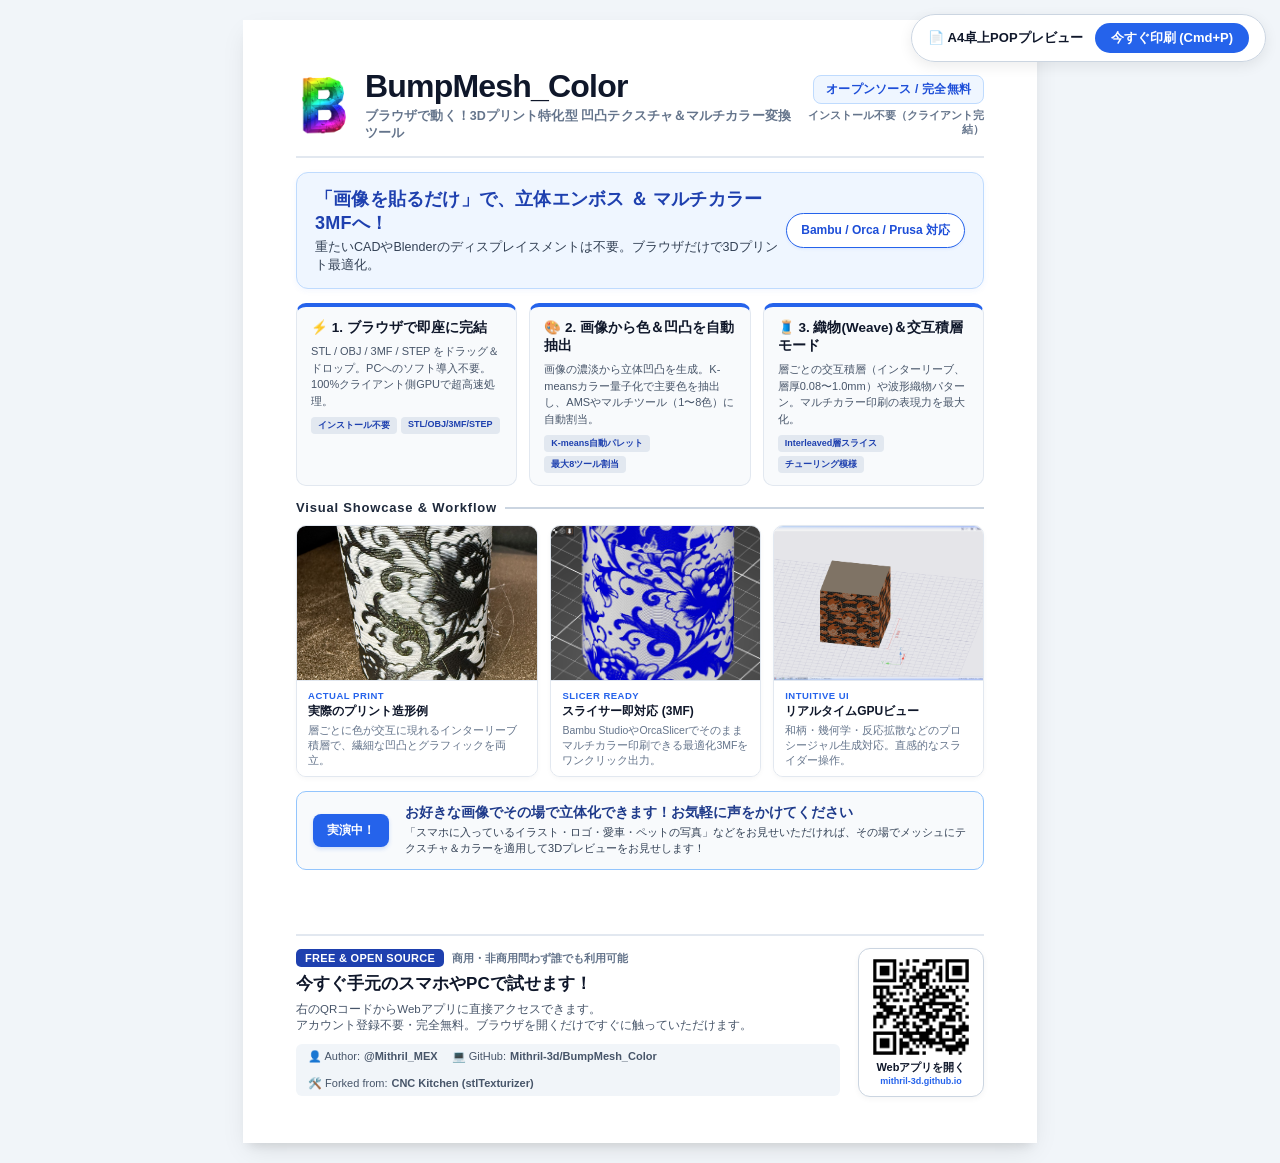
<file: exhibition_poster_a4.html>
<!DOCTYPE html>
<html lang="ja">
<head>
  <meta charset="UTF-8">
  <title>BumpMesh_Color - 展示用卓上POP (A4)</title>
  <style>
    @page {
      size: A4 portrait;
      margin: 10mm;
    }

    * {
      box-sizing: border-box;
      margin: 0;
      padding: 0;
    }

    body {
      font-family: -apple-system, BlinkMacSystemFont, "Segoe UI", Roboto, "Hiragino Kaku Gothic ProN", "Yu Gothic", sans-serif;
      background-color: #f1f5f9;
      color: #1e293b;
      display: flex;
      justify-content: center;
      align-items: flex-start;
      padding: 20px 0;
      -webkit-print-color-adjust: exact;
      print-color-adjust: exact;
    }

    /* A4シート定義 (印刷時は210mm x 297mm) */
    .sheet {
      width: 210mm;
      min-height: 297mm;
      height: 297mm;
      background: #ffffff;
      padding: 13mm 14mm 12mm 14mm;
      display: flex;
      flex-direction: column;
      justify-content: space-between;
      box-shadow: 0 10px 25px -5px rgba(0, 0, 0, 0.1), 0 8px 10px -6px rgba(0, 0, 0, 0.1);
      position: relative;
      overflow: hidden;
    }

    @media print {
      body {
        background: transparent;
        padding: 0;
      }
      .sheet {
        box-shadow: none;
        width: 100%;
        height: 100%;
        min-height: 100%;
        padding: 5mm 8mm;
      }
      .no-print {
        display: none !important;
      }
    }

    /* 操作バー（画面確認用） */
    .no-print-bar {
      position: fixed;
      top: 14px;
      right: 14px;
      background: rgba(255, 255, 255, 0.95);
      backdrop-filter: blur(8px);
      border: 1px solid #cbd5e1;
      color: #0f172a;
      padding: 8px 16px;
      border-radius: 9999px;
      display: flex;
      align-items: center;
      gap: 12px;
      box-shadow: 0 4px 14px rgba(0, 0, 0, 0.08);
      z-index: 1000;
      font-size: 13px;
      font-weight: 600;
    }

    .print-btn {
      background: #2563eb;
      color: white;
      border: none;
      padding: 6px 16px;
      border-radius: 9999px;
      font-weight: 700;
      cursor: pointer;
      font-size: 13px;
      transition: background 0.2s, transform 0.1s;
    }
    .print-btn:hover {
      background: #1d4ed8;
      transform: translateY(-1px);
    }

    /* ヘッダー */
    .header {
      border-bottom: 2px solid #e2e8f0;
      padding-bottom: 14px;
      display: flex;
      justify-content: space-between;
      align-items: center;
    }

    .brand-wrap {
      display: flex;
      align-items: center;
      gap: 16px;
    }

    .logo-img {
      height: 58px;
      width: auto;
      object-fit: contain;
    }

    .title-group h1 {
      font-size: 32px;
      font-weight: 900;
      letter-spacing: -0.8px;
      color: #0f172a;
      line-height: 1.1;
    }

    .title-group p {
      font-size: 12.5px;
      color: #64748b;
      margin-top: 4px;
      font-weight: 700;
      letter-spacing: 0.1px;
    }

    .header-badge {
      text-align: right;
    }

    .badge-tag {
      display: inline-block;
      background: #eff6ff;
      color: #1d4ed8;
      border: 1.5px solid #bfdbfe;
      padding: 5px 12px;
      border-radius: 8px;
      font-size: 12px;
      font-weight: 800;
      letter-spacing: 0.2px;
    }

    .badge-sub {
      font-size: 10.5px;
      color: #64748b;
      margin-top: 5px;
      font-weight: 600;
    }

    /* メインキャッチ（ライトテーマ・高品位強調） */
    .catchphrase-box {
      margin-top: 14px;
      background: #eff6ff;
      border: 1.5px solid #bfdbfe;
      padding: 14px 18px;
      border-radius: 12px;
      display: flex;
      justify-content: space-between;
      align-items: center;
      box-shadow: 0 2px 6px rgba(37, 99, 235, 0.05);
    }

    .catchphrase-text h2 {
      font-size: 18px;
      font-weight: 900;
      color: #1e40af;
      letter-spacing: 0.2px;
    }

    .catchphrase-text p {
      font-size: 12.5px;
      color: #334155;
      margin-top: 4px;
      line-height: 1.4;
      font-weight: 500;
    }

    .catchphrase-pill {
      background: #ffffff;
      border: 1.5px solid #2563eb;
      color: #1d4ed8;
      padding: 8px 14px;
      border-radius: 9999px;
      font-size: 12px;
      font-weight: 800;
      white-space: nowrap;
      text-align: center;
      box-shadow: 0 1px 3px rgba(37, 99, 235, 0.1);
    }

    /* 3つの特徴カラム */
    .features-grid {
      display: grid;
      grid-template-columns: repeat(3, 1fr);
      gap: 12px;
      margin-top: 14px;
    }

    .feature-card {
      background: #f8fafc;
      border: 1.5px solid #e2e8f0;
      border-radius: 10px;
      padding: 12px 14px;
      border-top: 4px solid #2563eb;
    }

    .feature-card:nth-child(2) {
      border-top-color: #2563eb;
    }

    .feature-card:nth-child(3) {
      border-top-color: #2563eb;
    }

    .feature-card h3 {
      font-size: 13.5px;
      font-weight: 800;
      color: #0f172a;
      display: flex;
      align-items: center;
      gap: 6px;
      margin-bottom: 6px;
    }

    .feature-card p {
      font-size: 11px;
      color: #475569;
      line-height: 1.5;
    }

    .feature-tags {
      margin-top: 8px;
      display: flex;
      flex-wrap: wrap;
      gap: 4px;
    }

    .f-tag {
      font-size: 9px;
      font-weight: 700;
      padding: 2px 7px;
      border-radius: 4px;
      background: #e2e8f0;
      color: #1e40af;
    }

    /* ビジュアルギャラリー */
    .visual-section {
      margin-top: 14px;
    }

    .section-title {
      font-size: 13px;
      font-weight: 900;
      color: #1e293b;
      letter-spacing: 0.8px;
      margin-bottom: 10px;
      display: flex;
      align-items: center;
      gap: 8px;
    }

    .section-title::after {
      content: "";
      flex: 1;
      height: 1.5px;
      background: #cbd5e1;
    }

    .gallery-grid {
      display: grid;
      grid-template-columns: 1.15fr 1fr 1fr;
      gap: 12px;
    }

    .gallery-card {
      background: #ffffff;
      border: 1.5px solid #e2e8f0;
      border-radius: 10px;
      overflow: hidden;
      display: flex;
      flex-direction: column;
      box-shadow: 0 2px 5px rgba(0,0,0,0.03);
    }

    .gallery-card-img-wrap {
      width: 100%;
      height: 155px;
      background: #f1f5f9;
      display: flex;
      align-items: center;
      justify-content: center;
      overflow: hidden;
      border-bottom: 1px solid #e2e8f0;
    }

    .gallery-card-img-wrap img {
      width: 100%;
      height: 100%;
      object-fit: cover;
    }

    .gallery-card-info {
      padding: 9px 11px;
      background: #ffffff;
      flex: 1;
    }

    .gallery-tag {
      font-size: 9.5px;
      font-weight: 800;
      color: #2563eb;
      text-transform: uppercase;
      letter-spacing: 0.5px;
    }

    .gallery-card-title {
      font-size: 12px;
      font-weight: 800;
      color: #0f172a;
      margin-top: 2px;
    }

    .gallery-card-desc {
      font-size: 10.5px;
      color: #64748b;
      margin-top: 3px;
      line-height: 1.4;
    }

    /* 実演＆機能詳細ハイライト（ライトブルー統一） */
    .highlight-box {
      margin-top: 14px;
      background: #f8fafc;
      border: 1.5px solid #93c5fd;
      border-radius: 10px;
      padding: 12px 16px;
      display: flex;
      align-items: center;
      gap: 16px;
    }

    .highlight-badge {
      background: #2563eb;
      color: white;
      font-weight: 900;
      font-size: 12px;
      padding: 8px 14px;
      border-radius: 8px;
      white-space: nowrap;
      box-shadow: 0 2px 4px rgba(37, 99, 235, 0.2);
    }

    .highlight-body {
      flex: 1;
    }

    .highlight-body h4 {
      font-size: 13.5px;
      font-weight: 800;
      color: #1e3a8a;
    }

    .highlight-body p {
      font-size: 11px;
      color: #334155;
      margin-top: 3px;
      line-height: 1.45;
    }

    /* フッター：QRコード & 誘導 */
    .footer-cta {
      margin-top: 14px;
      border-top: 2px solid #e2e8f0;
      padding-top: 12px;
      display: flex;
      justify-content: space-between;
      align-items: center;
      gap: 18px;
    }

    .cta-left {
      flex: 1;
    }

    .cta-badges-row {
      display: flex;
      align-items: center;
      gap: 8px;
      margin-bottom: 6px;
    }

    .cta-badge {
      display: inline-block;
      background: #1e40af;
      color: white;
      font-weight: 800;
      font-size: 11px;
      padding: 3px 9px;
      border-radius: 5px;
      letter-spacing: 0.3px;
    }

    .cta-badge-sub {
      font-size: 11px;
      color: #64748b;
      font-weight: 600;
    }

    .cta-heading {
      font-size: 17px;
      font-weight: 900;
      color: #0f172a;
      line-height: 1.3;
    }

    .cta-subtext {
      font-size: 11.5px;
      color: #475569;
      margin-top: 5px;
      line-height: 1.45;
    }

    .author-info {
      margin-top: 10px;
      font-size: 11px;
      color: #475569;
      display: flex;
      flex-wrap: wrap;
      gap: 14px;
      background: #f1f5f9;
      padding: 6px 12px;
      border-radius: 6px;
    }

    .author-info span {
      display: flex;
      align-items: center;
      gap: 4px;
    }

    .qr-container {
      display: flex;
      flex-direction: column;
      align-items: center;
      background: #ffffff;
      border: 1.5px solid #cbd5e1;
      padding: 10px 14px;
      border-radius: 12px;
      box-shadow: 0 2px 6px rgba(0,0,0,0.04);
    }

    .qr-image {
      width: 96px;
      height: 96px;
      display: block;
    }

    .qr-label {
      font-size: 11px;
      font-weight: 900;
      color: #0f172a;
      margin-top: 5px;
      text-align: center;
    }

    .qr-sublabel {
      font-size: 9px;
      font-weight: 600;
      color: #2563eb;
      text-align: center;
      margin-top: 1px;
    }
  </style>
</head>
<body>

  <!-- 画面プレビュー時の操作バー (印刷時は自動非表示) -->
  <div class="no-print-bar no-print">
    <span>📄 A4卓上POPプレビュー</span>
    <button class="print-btn" onclick="window.print()">今すぐ印刷 (Cmd+P)</button>
  </div>

  <div class="sheet">
    
    <!-- ヘッダー -->
    <div>
      <div class="header">
        <div class="brand-wrap">
          <img src="logo.png" alt="BumpMesh_Color Logo" class="logo-img">
          <div class="title-group">
            <h1>BumpMesh_Color</h1>
            <p>ブラウザで動く！3Dプリント特化型 凹凸テクスチャ＆マルチカラー変換ツール</p>
          </div>
        </div>
        <div class="header-badge">
          <div class="badge-tag">オープンソース / 完全無料</div>
          <div class="badge-sub">インストール不要（クライアント完結）</div>
        </div>
      </div>

      <!-- メインキャッチ -->
      <div class="catchphrase-box">
        <div class="catchphrase-text">
          <h2>「画像を貼るだけ」で、立体エンボス ＆ マルチカラー3MFへ！</h2>
          <p>重たいCADやBlenderのディスプレイスメントは不要。ブラウザだけで3Dプリント最適化。</p>
        </div>
        <div class="catchphrase-pill">Bambu / Orca / Prusa 対応</div>
      </div>

      <!-- 3つの大きな特徴 -->
      <div class="features-grid">
        <div class="feature-card">
          <h3>⚡️ 1. ブラウザで即座に完結</h3>
          <p>STL / OBJ / 3MF / STEP をドラッグ＆ドロップ。PCへのソフト導入不要。100%クライアント側GPUで超高速処理。</p>
          <div class="feature-tags">
            <span class="f-tag">インストール不要</span>
            <span class="f-tag">STL/OBJ/3MF/STEP</span>
          </div>
        </div>
        <div class="feature-card">
          <h3>🎨 2. 画像から色＆凹凸を自動抽出</h3>
          <p>画像の濃淡から立体凹凸を生成。K-meansカラー量子化で主要色を抽出し、AMSやマルチツール（1〜8色）に自動割当。</p>
          <div class="feature-tags">
            <span class="f-tag">K-means自動パレット</span>
            <span class="f-tag">最大8ツール割当</span>
          </div>
        </div>
        <div class="feature-card">
          <h3>🧵 3. 織物(Weave)＆交互積層モード</h3>
          <p>層ごとの交互積層（インターリーブ、層厚0.08〜1.0mm）や波形織物パターン。マルチカラー印刷の表現力を最大化。</p>
          <div class="feature-tags">
            <span class="f-tag">Interleaved層スライス</span>
            <span class="f-tag">チューリング模様</span>
          </div>
        </div>
      </div>

      <!-- ビジュアルセクション（写真・スライサー・UI） -->
      <div class="visual-section">
        <div class="section-title">Visual Showcase & Workflow</div>
        <div class="gallery-grid">
          
          <!-- 1. 実際のプリントサンプル -->
          <div class="gallery-card">
            <div class="gallery-card-img-wrap">
              <img src="docs/images/interleaved_print_sample.jpg" alt="Actual 3D Print Sample">
            </div>
            <div class="gallery-card-info">
              <div class="gallery-tag">Actual Print</div>
              <div class="gallery-card-title">実際のプリント造形例</div>
              <div class="gallery-card-desc">層ごとに色が交互に現れるインターリーブ積層で、繊細な凹凸とグラフィックを両立。</div>
            </div>
          </div>

          <!-- 2. スライサー連携プレビュー -->
          <div class="gallery-card">
            <div class="gallery-card-img-wrap">
              <img src="docs/images/interleaved_slicer_sliced.jpg" alt="Slicer Preview">
            </div>
            <div class="gallery-card-info">
              <div class="gallery-tag">Slicer Ready</div>
              <div class="gallery-card-title">スライサー即対応 (3MF)</div>
              <div class="gallery-card-desc">Bambu StudioやOrcaSlicerでそのままマルチカラー印刷できる最適化3MFをワンクリック出力。</div>
            </div>
          </div>

          <!-- 3. アプリケーション画面 -->
          <div class="gallery-card">
            <div class="gallery-card-img-wrap">
              <img src="docs/images/overview_hero.png" alt="App UI & Texture">
            </div>
            <div class="gallery-card-info">
              <div class="gallery-tag">Intuitive UI</div>
              <div class="gallery-card-title">リアルタイムGPUビュー</div>
              <div class="gallery-card-desc">和柄・幾何学・反応拡散などのプロシージャル生成対応。直感的なスライダー操作。</div>
            </div>
          </div>

        </div>
      </div>

      <!-- 実演案内ハイライト -->
      <div class="highlight-box">
        <div class="highlight-badge">実演中！</div>
        <div class="highlight-body">
          <h4>お好きな画像でその場で立体化できます！お気軽に声をかけてください</h4>
          <p>「スマホに入っているイラスト・ロゴ・愛車・ペットの写真」などをお見せいただければ、その場でメッシュにテクスチャ＆カラーを適用して3Dプレビューをお見せします！</p>
        </div>
      </div>
    </div>

    <!-- フッター：QRコード & アクション誘導 -->
    <div class="footer-cta">
      <div class="cta-left">
        <div class="cta-badges-row">
          <span class="cta-badge">FREE & OPEN SOURCE</span>
          <span class="cta-badge-sub">商用・非商用問わず誰でも利用可能</span>
        </div>
        <div class="cta-heading">今すぐ手元のスマホやPCで試せます！</div>
        <div class="cta-subtext">
          右のQRコードからWebアプリに直接アクセスできます。<br>
          アカウント登録不要・完全無料。ブラウザを開くだけですぐに触っていただけます。
        </div>
        <div class="author-info">
          <span>👤 Author: <strong>@Mithril_MEX</strong></span>
          <span>💻 GitHub: <strong>Mithril-3d/BumpMesh_Color</strong></span>
          <span>🛠️ Forked from: <strong>CNC Kitchen (stlTexturizer)</strong></span>
        </div>
      </div>
      <div class="qr-container">
        <img src="docs/images/qr_bumpmesh.png" alt="Web App QR Code" class="qr-image">
        <div class="qr-label">Webアプリを開く</div>
        <div class="qr-sublabel">mithril-3d.github.io</div>
      </div>
    </div>

  </div>

</body>
</html>
</file>
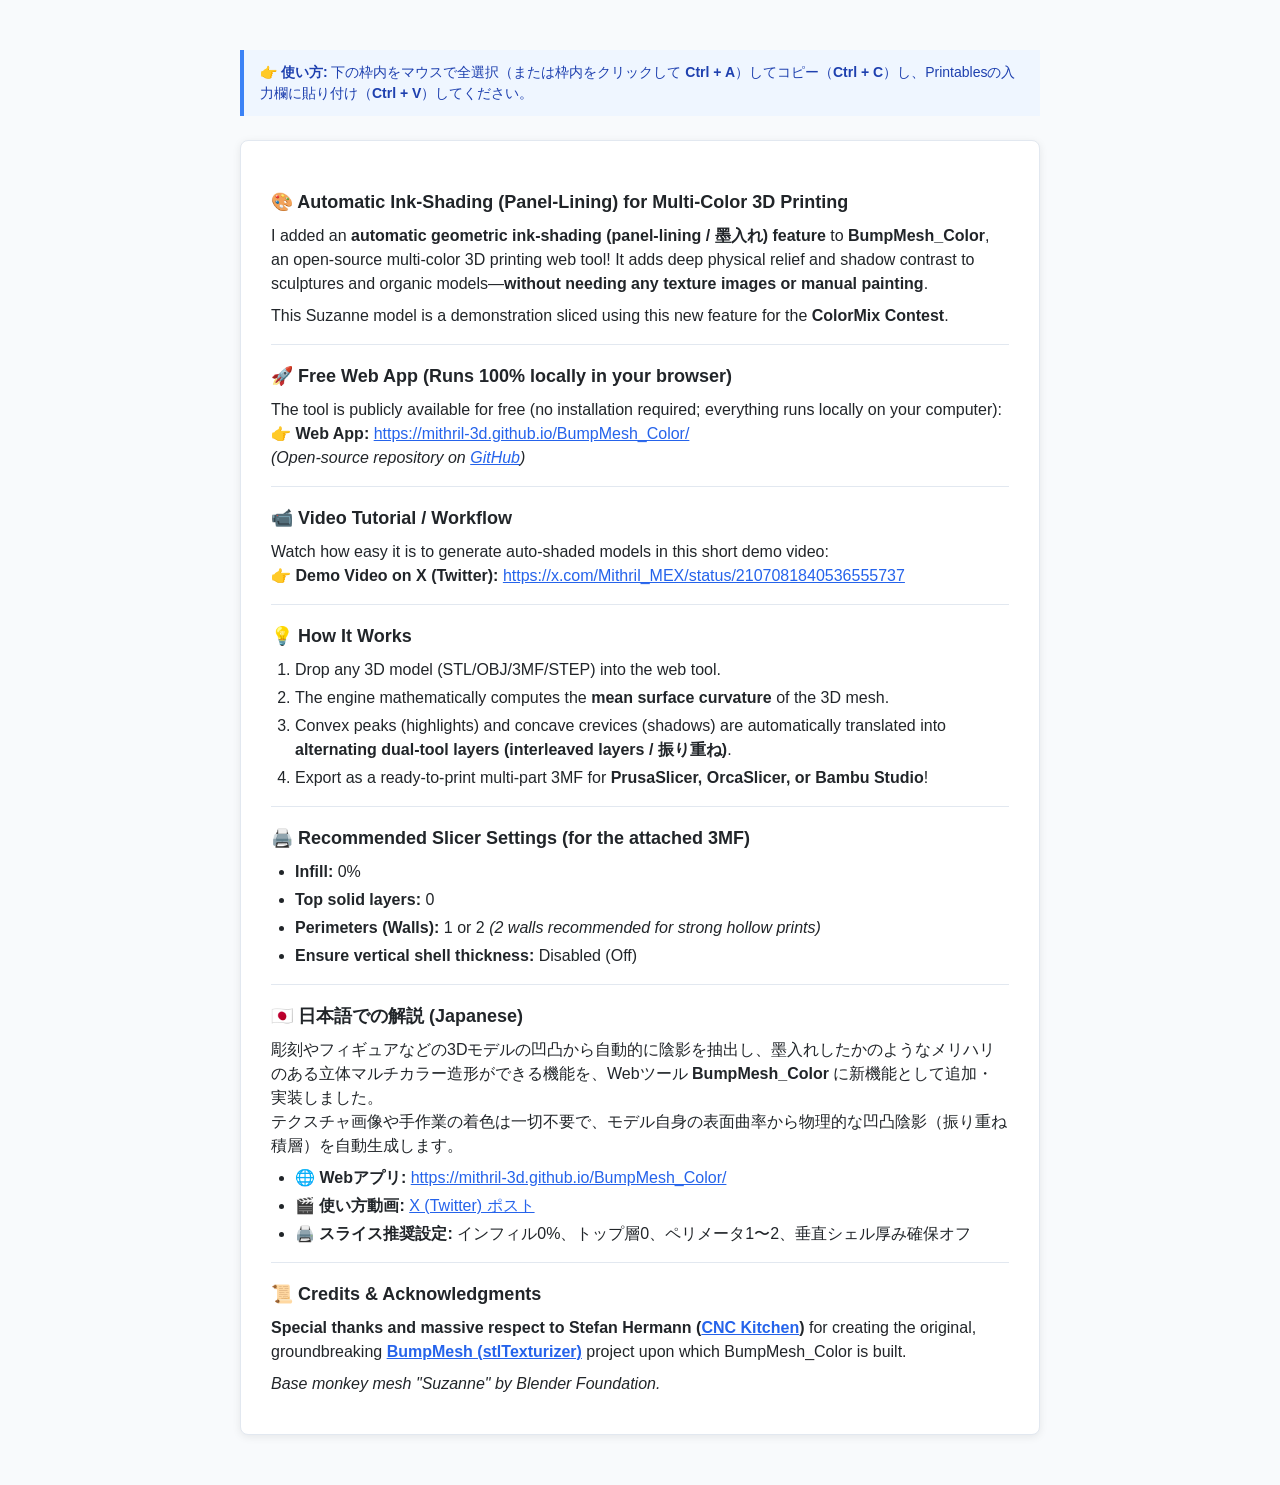
<file: printables_description.html>
<!DOCTYPE html>
<html lang="en">
<head>
  <meta charset="utf-8">
  <title>Printables Description - Copy & Paste</title>
  <style>
    body {
      font-family: -apple-system, BlinkMacSystemFont, "Segoe UI", Roboto, Helvetica, Arial, sans-serif;
      line-height: 1.5;
      color: #212529;
      max-width: 800px;
      margin: 30px auto;
      padding: 20px;
      background: #f8fafc;
    }
    .card {
      background: #ffffff;
      padding: 30px;
      border-radius: 8px;
      box-shadow: 0 2px 8px rgba(0,0,0,0.08);
      border: 1px solid #e2e8f0;
    }
    .tip {
      background: #eff6ff;
      border-left: 4px solid #3b82f6;
      padding: 12px 16px;
      margin-bottom: 24px;
      font-size: 14px;
      color: #1e40af;
    }
    h3 {
      margin-top: 18px;
      margin-bottom: 8px;
      font-size: 18px;
    }
    p {
      margin-top: 6px;
      margin-bottom: 8px;
    }
    ul, ol {
      margin-top: 4px;
      margin-bottom: 10px;
      padding-left: 24px;
    }
    li {
      margin-bottom: 4px;
    }
    hr {
      border: none;
      border-top: 1px solid #e2e8f0;
      margin: 16px 0;
    }
    a {
      color: #2563eb;
      text-decoration: underline;
    }
  </style>
</head>
<body>

<div class="tip">
  👉 <strong>使い方:</strong> 下の枠内をマウスで全選択（または枠内をクリックして <strong>Ctrl + A</strong>）してコピー（<strong>Ctrl + C</strong>）し、Printablesの入力欄に貼り付け（<strong>Ctrl + V</strong>）してください。
</div>

<div class="card" id="copy-area">

<h3>🎨 Automatic Ink-Shading (Panel-Lining) for Multi-Color 3D Printing</h3>

<p>I added an <b>automatic geometric ink-shading (panel-lining / 墨入れ) feature</b> to <b>BumpMesh_Color</b>, an open-source multi-color 3D printing web tool! It adds deep physical relief and shadow contrast to sculptures and organic models—<b>without needing any texture images or manual painting</b>.</p>

<p>This Suzanne model is a demonstration sliced using this new feature for the <b>ColorMix Contest</b>.</p>

<hr>

<h3>🚀 Free Web App (Runs 100% locally in your browser)</h3>
<p>The tool is publicly available for free (no installation required; everything runs locally on your computer):<br>
👉 <b>Web App:</b> <a href="https://mithril-3d.github.io/BumpMesh_Color/" target="_blank">https://mithril-3d.github.io/BumpMesh_Color/</a><br>
<i>(Open-source repository on <a href="https://github.com/Mithril-3d/BumpMesh_Color" target="_blank">GitHub</a>)</i></p>

<hr>

<h3>📹 Video Tutorial / Workflow</h3>
<p>Watch how easy it is to generate auto-shaded models in this short demo video:<br>
👉 <b>Demo Video on X (Twitter):</b> <a href="https://x.com/Mithril_MEX/status/2107081840536555737" target="_blank">https://x.com/Mithril_MEX/status/2107081840536555737</a></p>

<hr>

<h3>💡 How It Works</h3>
<ol>
  <li>Drop any 3D model (STL/OBJ/3MF/STEP) into the web tool.</li>
  <li>The engine mathematically computes the <b>mean surface curvature</b> of the 3D mesh.</li>
  <li>Convex peaks (highlights) and concave crevices (shadows) are automatically translated into <b>alternating dual-tool layers (interleaved layers / 振り重ね)</b>.</li>
  <li>Export as a ready-to-print multi-part 3MF for <b>PrusaSlicer, OrcaSlicer, or Bambu Studio</b>!</li>
</ol>

<hr>

<h3>🖨️ Recommended Slicer Settings (for the attached 3MF)</h3>
<ul>
  <li><b>Infill:</b> 0%</li>
  <li><b>Top solid layers:</b> 0</li>
  <li><b>Perimeters (Walls):</b> 1 or 2 <i>(2 walls recommended for strong hollow prints)</i></li>
  <li><b>Ensure vertical shell thickness:</b> Disabled (Off)</li>
</ul>

<hr>

<h3>🇯🇵 日本語での解説 (Japanese)</h3>
<p>彫刻やフィギュアなどの3Dモデルの凹凸から自動的に陰影を抽出し、墨入れしたかのようなメリハリのある立体マルチカラー造形ができる機能を、Webツール <b>BumpMesh_Color</b> に新機能として追加・実装しました。<br>
テクスチャ画像や手作業の着色は一切不要で、モデル自身の表面曲率から物理的な凹凸陰影（振り重ね積層）を自動生成します。</p>

<ul>
  <li>🌐 <b>Webアプリ:</b> <a href="https://mithril-3d.github.io/BumpMesh_Color/" target="_blank">https://mithril-3d.github.io/BumpMesh_Color/</a></li>
  <li>🎬 <b>使い方動画:</b> <a href="https://x.com/Mithril_MEX/status/2107081840536555737" target="_blank">X (Twitter) ポスト</a></li>
  <li>🖨️ <b>スライス推奨設定:</b> インフィル0%、トップ層0、ペリメータ1〜2、垂直シェル厚み確保オフ</li>
</ul>

<hr>

<h3>📜 Credits & Acknowledgments</h3>
<p><b>Special thanks and massive respect to Stefan Hermann (<a href="https://bumpmesh.com" target="_blank">CNC Kitchen</a>)</b> for creating the original, groundbreaking <b><a href="https://github.com/CNCKitchen/stlTexturizer" target="_blank">BumpMesh (stlTexturizer)</a></b> project upon which BumpMesh_Color is built.</p>
<p><i>Base monkey mesh "Suzanne" by Blender Foundation.</i></p>

</div>

</body>
</html>
</file>
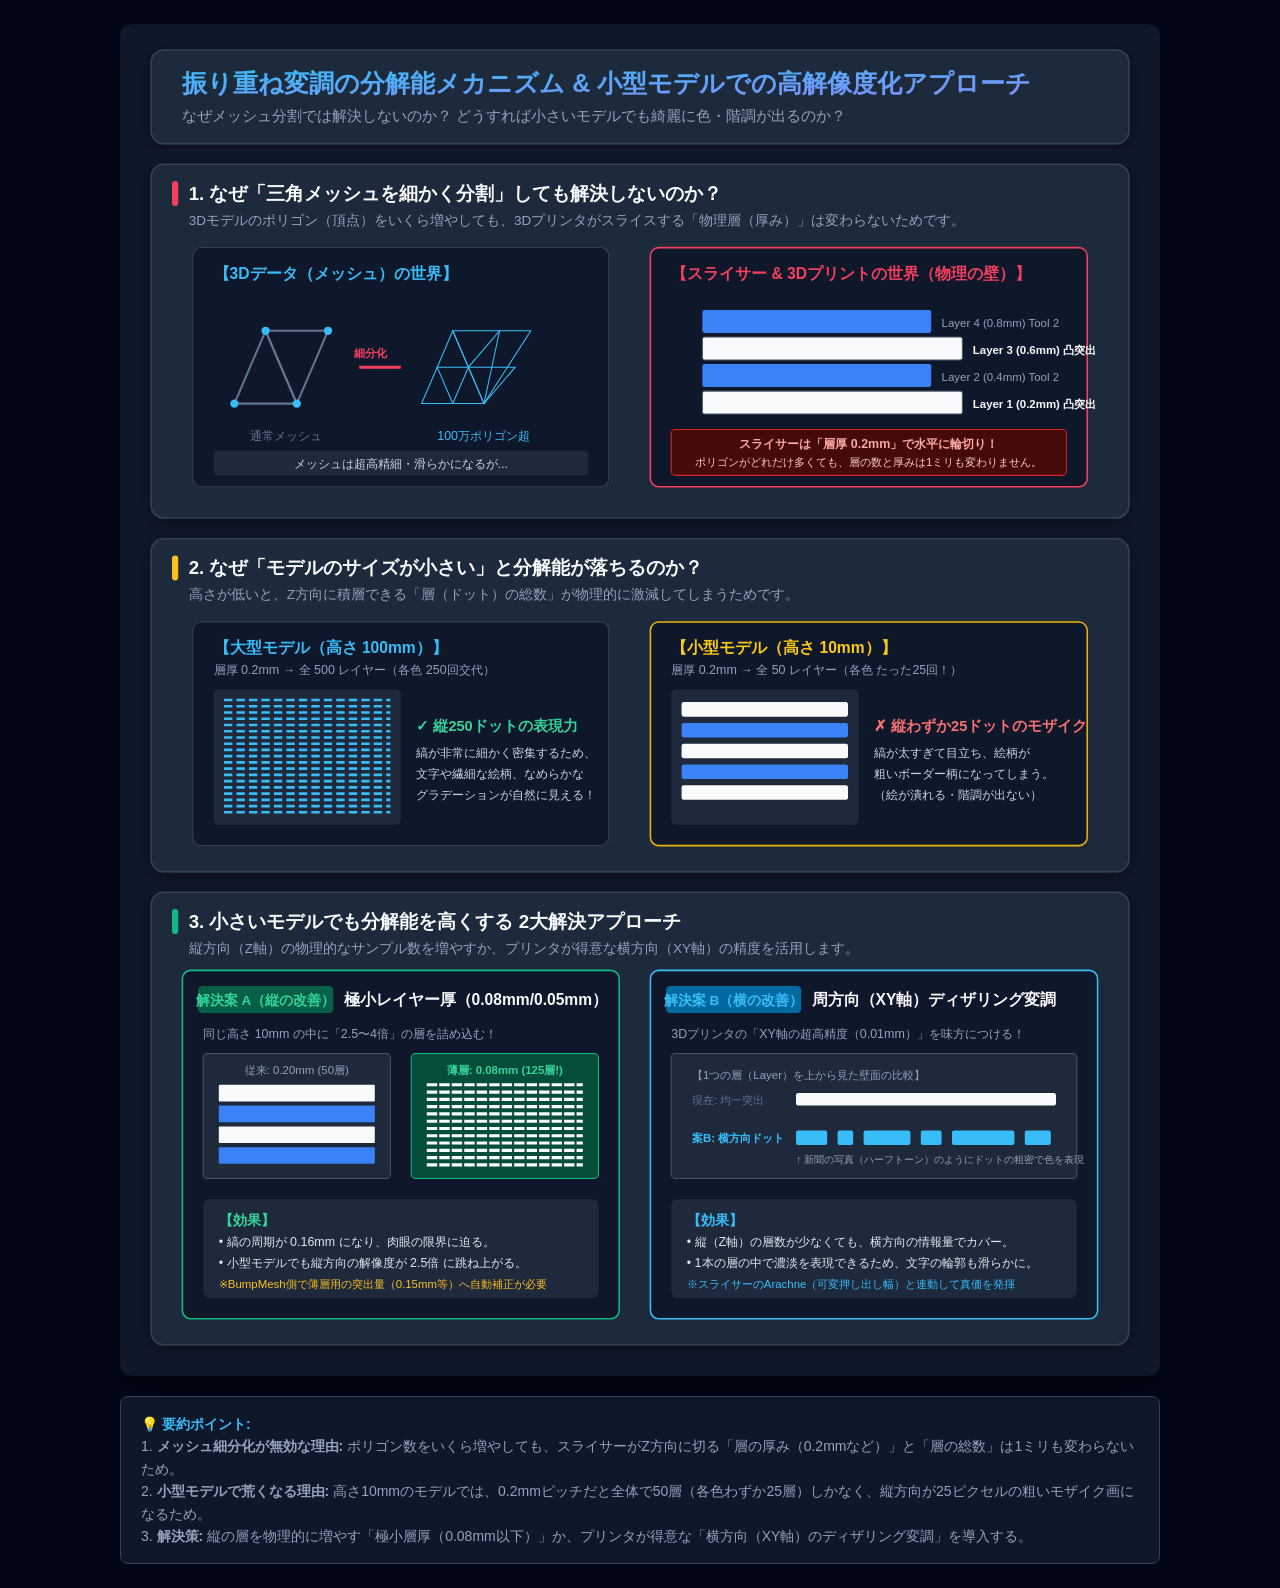
<file: docs/resolution_explanation.html>
<!DOCTYPE html>
<html lang="ja">
<head>
  <meta charset="UTF-8">
  <meta name="viewport" content="width=device-width, initial-scale=1.0">
  <title>振り重ね変調の分解能メカニズム &amp; 小型モデルでの高解像度化アプローチ</title>
  <style>
    body {
      margin: 0;
      padding: 24px;
      background-color: #020617;
      color: #f8fafc;
      font-family: -apple-system, BlinkMacSystemFont, "Segoe UI", Roboto, sans-serif;
      display: flex;
      flex-direction: column;
      align-items: center;
    }
    .container {
      max-width: 1040px;
      width: 100%;
    }
    .svg-wrapper {
      width: 100%;
      border-radius: 12px;
      overflow: hidden;
      box-shadow: 0 10px 30px rgba(0,0,0,0.5);
    }
    .svg-wrapper svg {
      width: 100%;
      height: auto;
      display: block;
    }
    .desc {
      margin-top: 20px;
      padding: 16px 20px;
      background: #0f172a;
      border: 1px solid #334155;
      border-radius: 8px;
      line-height: 1.6;
      font-size: 14px;
      color: #94a3b8;
    }
  </style>
</head>
<body>
  <div class="container">
    <div class="svg-wrapper">
      <img src="./images/resolution_explanation.svg" alt="振り重ね変調の分解能メカニズム" style="width:100%; display:block;" />
    </div>
    <div class="desc">
      <strong style="color: #38bdf8;">💡 要約ポイント:</strong><br>
      1. <strong>メッシュ細分化が無効な理由:</strong> ポリゴン数をいくら増やしても、スライサーがZ方向に切る「層の厚み（0.2mmなど）」と「層の総数」は1ミリも変わらないため。<br>
      2. <strong>小型モデルで荒くなる理由:</strong> 高さ10mmのモデルでは、0.2mmピッチだと全体で50層（各色わずか25層）しかなく、縦方向が25ピクセルの粗いモザイク画になるため。<br>
      3. <strong>解決策:</strong> 縦の層を物理的に増やす「極小層厚（0.08mm以下）」か、プリンタが得意な「横方向（XY軸）のディザリング変調」を導入する。
    </div>
  </div>
</body>
</html>
</file>
